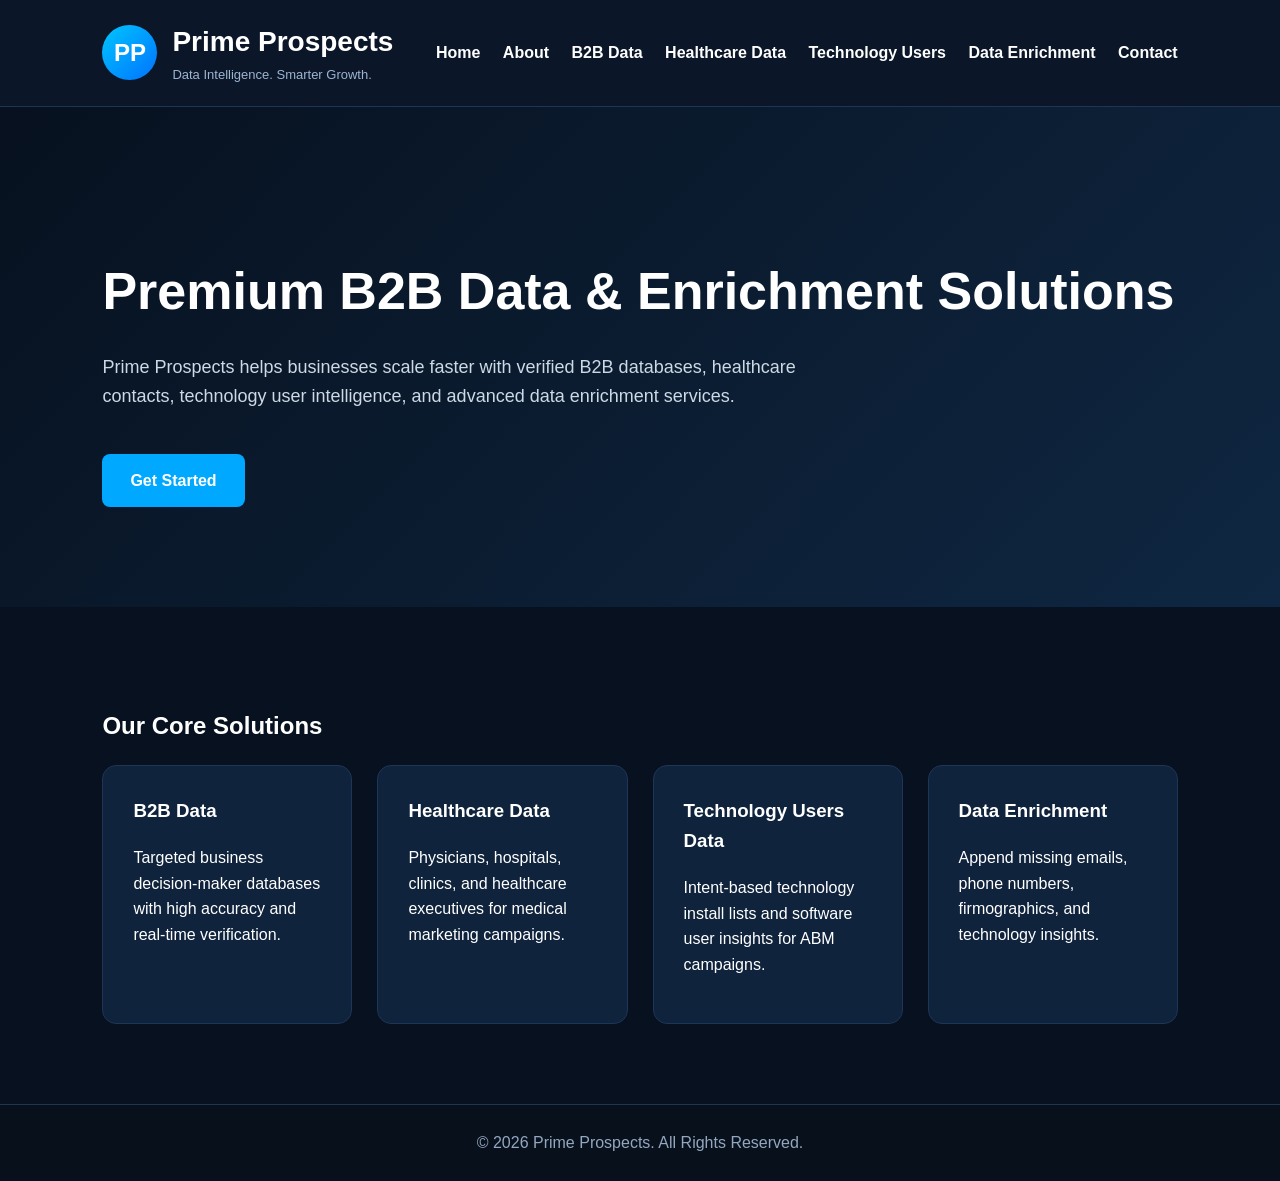
<file: index.html>
<!DOCTYPE html>
    <html lang="en">
    <head>
        <meta charset="UTF-8">
        <meta name="viewport" content="width=device-width, initial-scale=1.0">
        <title>Prime Prospects</title>
        <link rel="stylesheet" href="style.css">
    </head>
    <body>

<header>
    <div class="logo">
        <div class="logo-icon">PP</div>
        <div>
            <h1>Prime Prospects</h1>
            <p>Data Intelligence. Smarter Growth.</p>
        </div>
    </div>

<nav>
    <a href="index.html">Home</a>
    <a href="about.html">About</a>
    <a href="b2b-data.html">B2B Data</a>
    <a href="healthcare-data.html">Healthcare Data</a>
    <a href="technology-users.html">Technology Users</a>
    <a href="data-enrichment.html">Data Enrichment</a>
    <a href="contact.html">Contact</a>
</nav>

</header>


    <section class="hero">
        <h2>Premium B2B Data & Enrichment Solutions</h2>
        <p>Prime Prospects helps businesses scale faster with verified B2B databases, healthcare contacts, technology user intelligence, and advanced data enrichment services.</p>
        <a class="btn" href="contact.html">Get Started</a>
    </section>

    <section class="section">
        <h2>Our Core Solutions</h2>
        <div class="cards">
            <div class="card">
                <h3>B2B Data</h3>
                <p>Targeted business decision-maker databases with high accuracy and real-time verification.</p>
            </div>
            <div class="card">
                <h3>Healthcare Data</h3>
                <p>Physicians, hospitals, clinics, and healthcare executives for medical marketing campaigns.</p>
            </div>
            <div class="card">
                <h3>Technology Users Data</h3>
                <p>Intent-based technology install lists and software user insights for ABM campaigns.</p>
            </div>
            <div class="card">
                <h3>Data Enrichment</h3>
                <p>Append missing emails, phone numbers, firmographics, and technology insights.</p>
            </div>
        </div>
    </section>


<footer>
    © 2026 Prime Prospects. All Rights Reserved.
</footer>

    </body>
    </html>
</file>
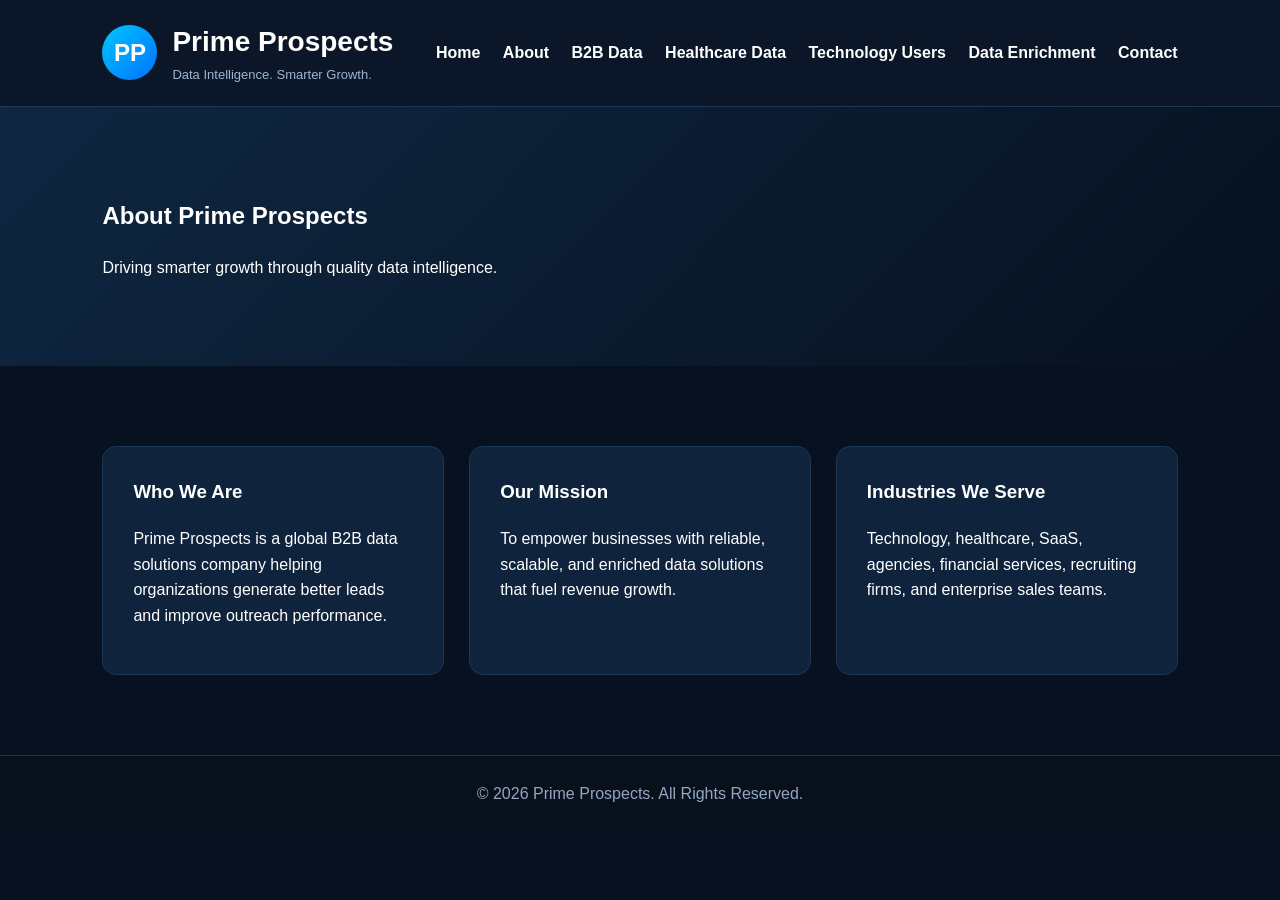
<file: about.html>
<!DOCTYPE html>
    <html lang="en">
    <head>
        <meta charset="UTF-8">
        <meta name="viewport" content="width=device-width, initial-scale=1.0">
        <title>Prime Prospects</title>
        <link rel="stylesheet" href="style.css">
    </head>
    <body>

<header>
    <div class="logo">
        <div class="logo-icon">PP</div>
        <div>
            <h1>Prime Prospects</h1>
            <p>Data Intelligence. Smarter Growth.</p>
        </div>
    </div>

<nav>
    <a href="index.html">Home</a>
    <a href="about.html">About</a>
    <a href="b2b-data.html">B2B Data</a>
    <a href="healthcare-data.html">Healthcare Data</a>
    <a href="technology-users.html">Technology Users</a>
    <a href="data-enrichment.html">Data Enrichment</a>
    <a href="contact.html">Contact</a>
</nav>

</header>


    <section class="page-banner">
        <h2>About Prime Prospects</h2>
        <p>Driving smarter growth through quality data intelligence.</p>
    </section>

    <section class="section">
        <div class="cards">
            <div class="card">
                <h3>Who We Are</h3>
                <p>Prime Prospects is a global B2B data solutions company helping organizations generate better leads and improve outreach performance.</p>
            </div>
            <div class="card">
                <h3>Our Mission</h3>
                <p>To empower businesses with reliable, scalable, and enriched data solutions that fuel revenue growth.</p>
            </div>
            <div class="card">
                <h3>Industries We Serve</h3>
                <p>Technology, healthcare, SaaS, agencies, financial services, recruiting firms, and enterprise sales teams.</p>
            </div>
        </div>
    </section>


<footer>
    © 2026 Prime Prospects. All Rights Reserved.
</footer>

    </body>
    </html>
</file>
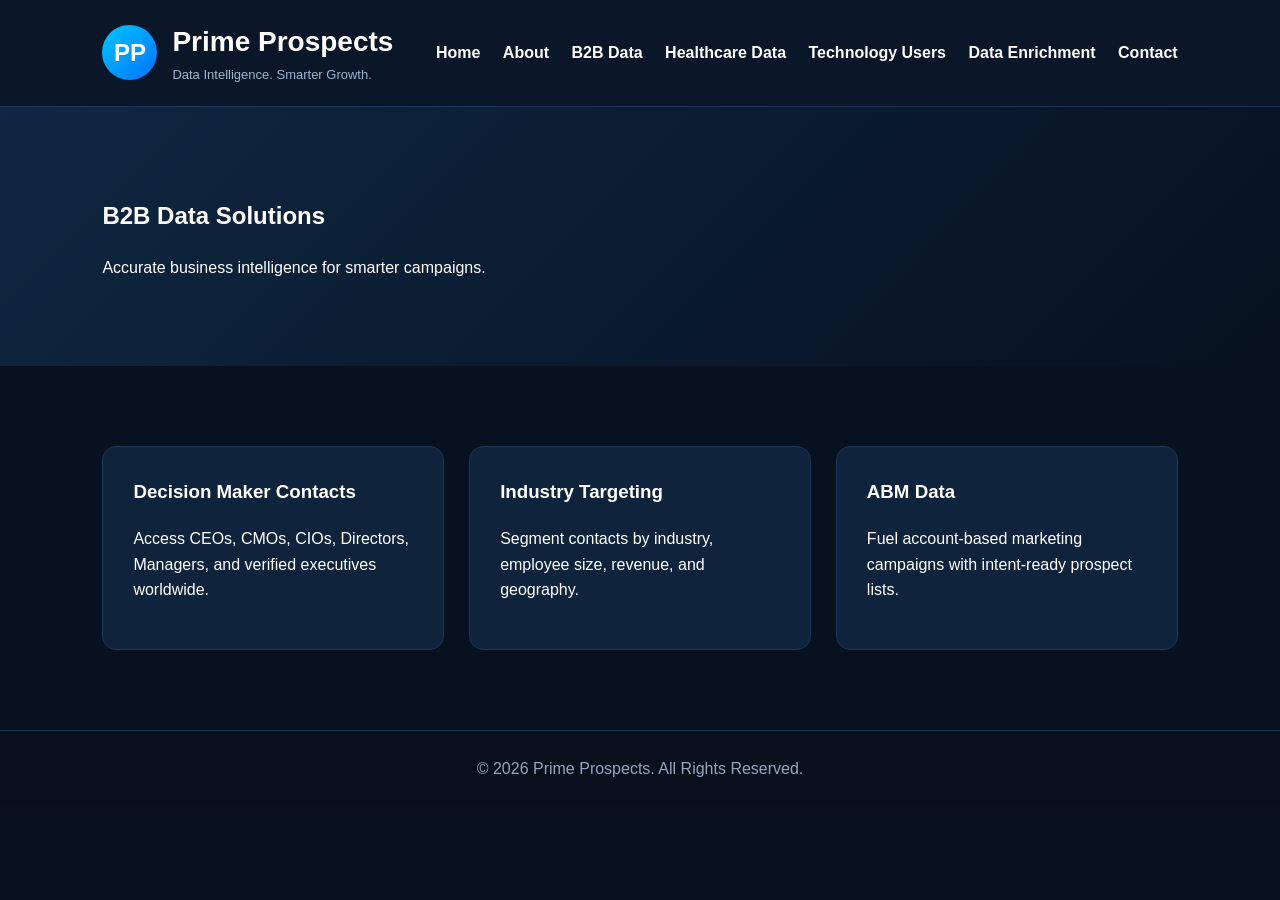
<file: b2b-data.html>
<!DOCTYPE html>
    <html lang="en">
    <head>
        <meta charset="UTF-8">
        <meta name="viewport" content="width=device-width, initial-scale=1.0">
        <title>Prime Prospects</title>
        <link rel="stylesheet" href="style.css">
    </head>
    <body>

<header>
    <div class="logo">
        <div class="logo-icon">PP</div>
        <div>
            <h1>Prime Prospects</h1>
            <p>Data Intelligence. Smarter Growth.</p>
        </div>
    </div>

<nav>
    <a href="index.html">Home</a>
    <a href="about.html">About</a>
    <a href="b2b-data.html">B2B Data</a>
    <a href="healthcare-data.html">Healthcare Data</a>
    <a href="technology-users.html">Technology Users</a>
    <a href="data-enrichment.html">Data Enrichment</a>
    <a href="contact.html">Contact</a>
</nav>

</header>


    <section class="page-banner">
        <h2>B2B Data Solutions</h2>
        <p>Accurate business intelligence for smarter campaigns.</p>
    </section>

    <section class="section">
        <div class="cards">
            <div class="card">
                <h3>Decision Maker Contacts</h3>
                <p>Access CEOs, CMOs, CIOs, Directors, Managers, and verified executives worldwide.</p>
            </div>
            <div class="card">
                <h3>Industry Targeting</h3>
                <p>Segment contacts by industry, employee size, revenue, and geography.</p>
            </div>
            <div class="card">
                <h3>ABM Data</h3>
                <p>Fuel account-based marketing campaigns with intent-ready prospect lists.</p>
            </div>
        </div>
    </section>


<footer>
    © 2026 Prime Prospects. All Rights Reserved.
</footer>

    </body>
    </html>
</file>
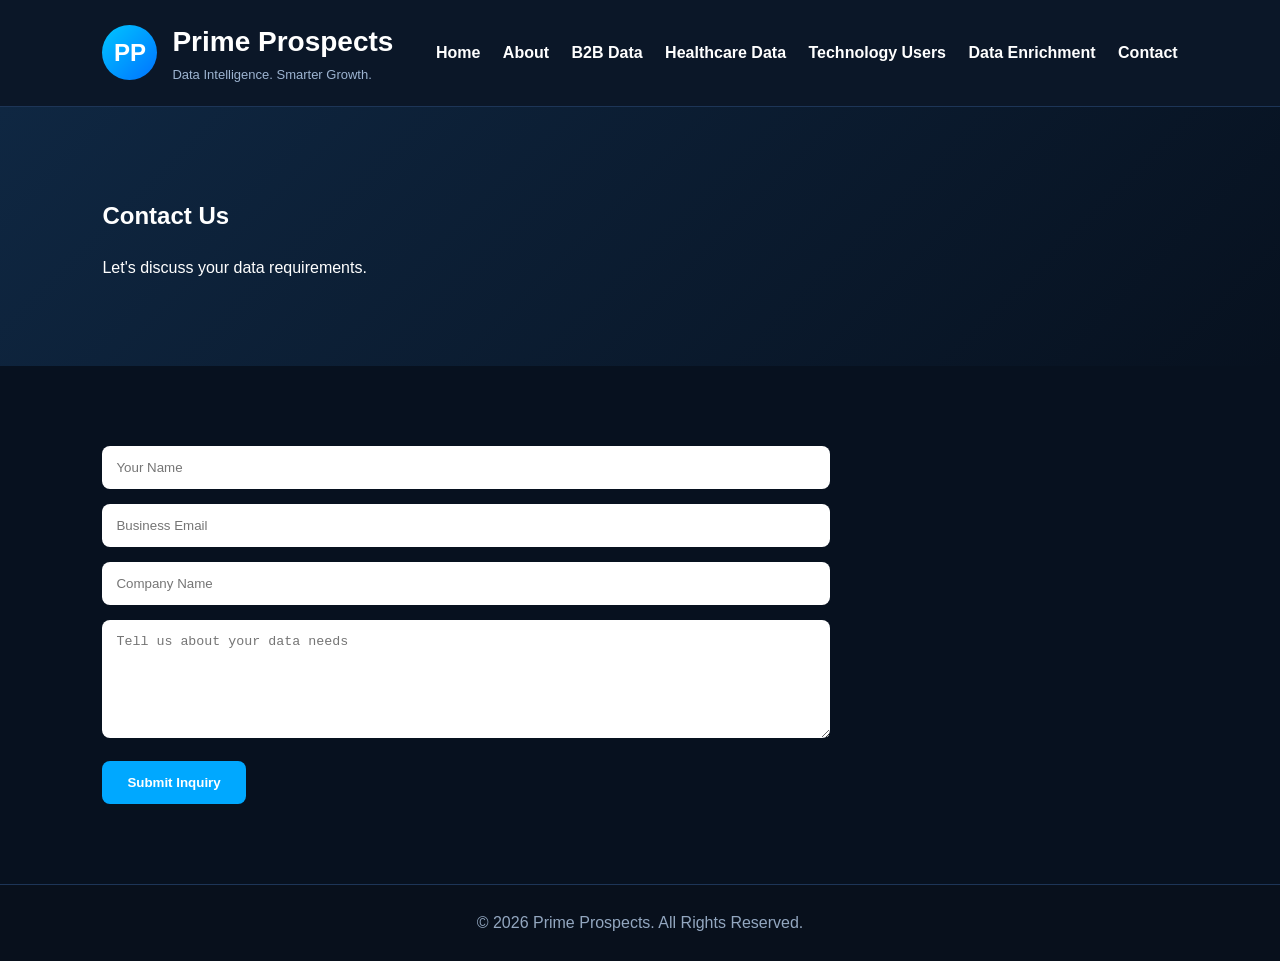
<file: contact.html>
<!DOCTYPE html>
    <html lang="en">
    <head>
        <meta charset="UTF-8">
        <meta name="viewport" content="width=device-width, initial-scale=1.0">
        <title>Prime Prospects</title>
        <link rel="stylesheet" href="style.css">
    </head>
    <body>

<header>
    <div class="logo">
        <div class="logo-icon">PP</div>
        <div>
            <h1>Prime Prospects</h1>
            <p>Data Intelligence. Smarter Growth.</p>
        </div>
    </div>

<nav>
    <a href="index.html">Home</a>
    <a href="about.html">About</a>
    <a href="b2b-data.html">B2B Data</a>
    <a href="healthcare-data.html">Healthcare Data</a>
    <a href="technology-users.html">Technology Users</a>
    <a href="data-enrichment.html">Data Enrichment</a>
    <a href="contact.html">Contact</a>
</nav>

</header>


    <section class="page-banner">
        <h2>Contact Us</h2>
        <p>Let's discuss your data requirements.</p>
    </section>

    <section class="section">
        <div class="contact-form">
            <form>
                <input type="text" placeholder="Your Name">
                <input type="email" placeholder="Business Email">
                <input type="text" placeholder="Company Name">
                <textarea rows="6" placeholder="Tell us about your data needs"></textarea>
                <button type="submit">Submit Inquiry</button>
            </form>
        </div>
    </section>


<footer>
    © 2026 Prime Prospects. All Rights Reserved.
</footer>

    </body>
    </html>
</file>
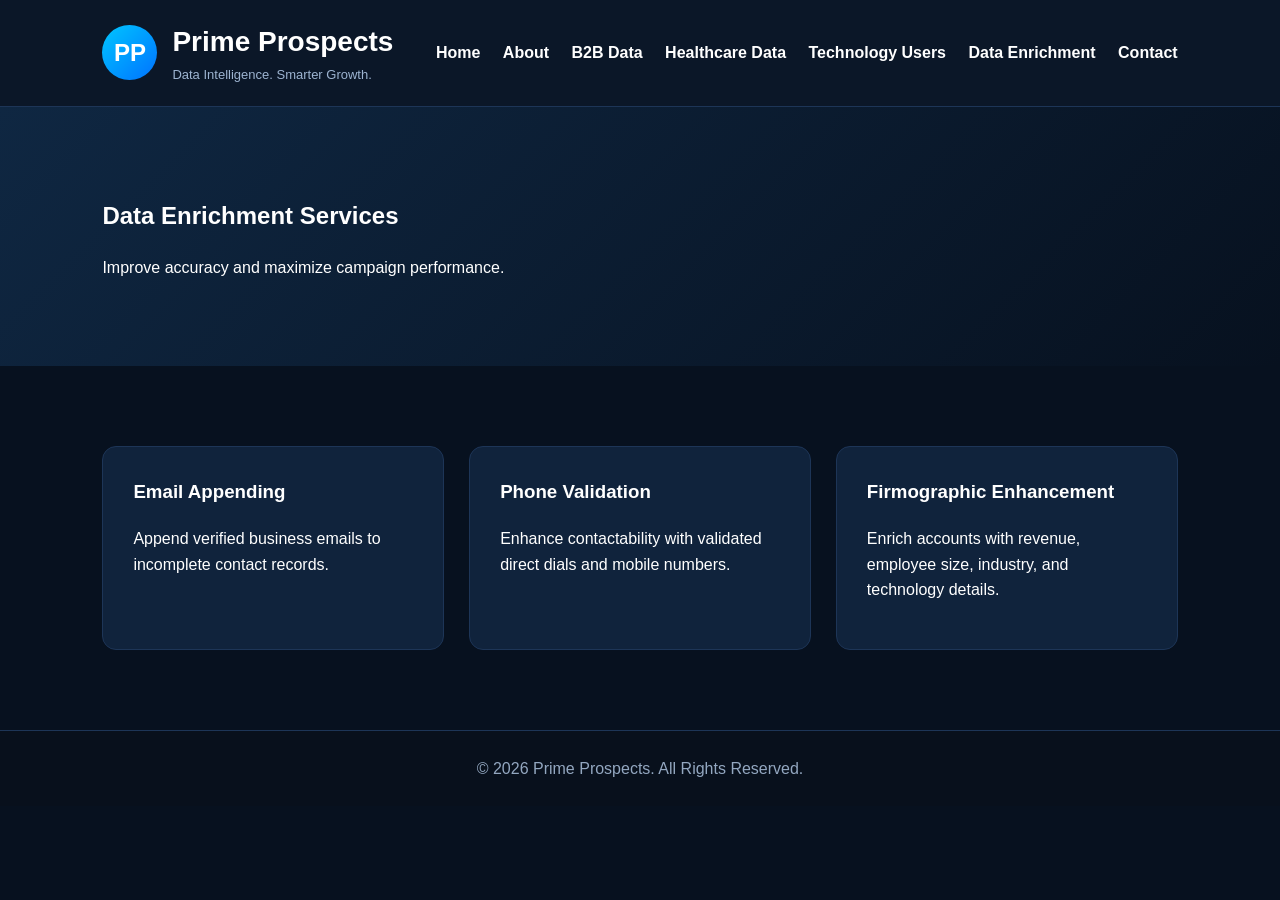
<file: data-enrichment.html>
<!DOCTYPE html>
    <html lang="en">
    <head>
        <meta charset="UTF-8">
        <meta name="viewport" content="width=device-width, initial-scale=1.0">
        <title>Prime Prospects</title>
        <link rel="stylesheet" href="style.css">
    </head>
    <body>

<header>
    <div class="logo">
        <div class="logo-icon">PP</div>
        <div>
            <h1>Prime Prospects</h1>
            <p>Data Intelligence. Smarter Growth.</p>
        </div>
    </div>

<nav>
    <a href="index.html">Home</a>
    <a href="about.html">About</a>
    <a href="b2b-data.html">B2B Data</a>
    <a href="healthcare-data.html">Healthcare Data</a>
    <a href="technology-users.html">Technology Users</a>
    <a href="data-enrichment.html">Data Enrichment</a>
    <a href="contact.html">Contact</a>
</nav>

</header>


    <section class="page-banner">
        <h2>Data Enrichment Services</h2>
        <p>Improve accuracy and maximize campaign performance.</p>
    </section>

    <section class="section">
        <div class="cards">
            <div class="card">
                <h3>Email Appending</h3>
                <p>Append verified business emails to incomplete contact records.</p>
            </div>
            <div class="card">
                <h3>Phone Validation</h3>
                <p>Enhance contactability with validated direct dials and mobile numbers.</p>
            </div>
            <div class="card">
                <h3>Firmographic Enhancement</h3>
                <p>Enrich accounts with revenue, employee size, industry, and technology details.</p>
            </div>
        </div>
    </section>


<footer>
    © 2026 Prime Prospects. All Rights Reserved.
</footer>

    </body>
    </html>
</file>
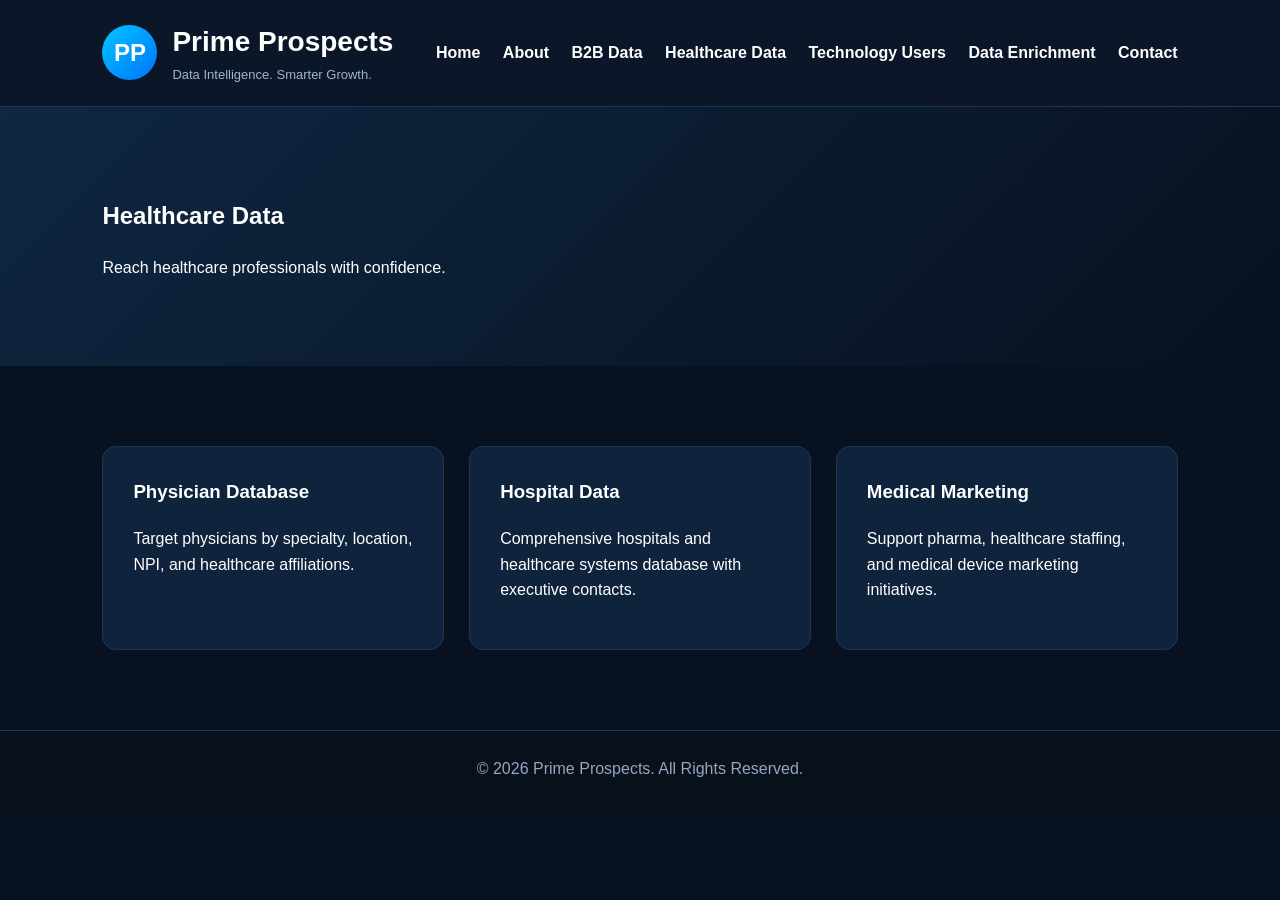
<file: healthcare-data.html>
<!DOCTYPE html>
    <html lang="en">
    <head>
        <meta charset="UTF-8">
        <meta name="viewport" content="width=device-width, initial-scale=1.0">
        <title>Prime Prospects</title>
        <link rel="stylesheet" href="style.css">
    </head>
    <body>

<header>
    <div class="logo">
        <div class="logo-icon">PP</div>
        <div>
            <h1>Prime Prospects</h1>
            <p>Data Intelligence. Smarter Growth.</p>
        </div>
    </div>

<nav>
    <a href="index.html">Home</a>
    <a href="about.html">About</a>
    <a href="b2b-data.html">B2B Data</a>
    <a href="healthcare-data.html">Healthcare Data</a>
    <a href="technology-users.html">Technology Users</a>
    <a href="data-enrichment.html">Data Enrichment</a>
    <a href="contact.html">Contact</a>
</nav>

</header>


    <section class="page-banner">
        <h2>Healthcare Data</h2>
        <p>Reach healthcare professionals with confidence.</p>
    </section>

    <section class="section">
        <div class="cards">
            <div class="card">
                <h3>Physician Database</h3>
                <p>Target physicians by specialty, location, NPI, and healthcare affiliations.</p>
            </div>
            <div class="card">
                <h3>Hospital Data</h3>
                <p>Comprehensive hospitals and healthcare systems database with executive contacts.</p>
            </div>
            <div class="card">
                <h3>Medical Marketing</h3>
                <p>Support pharma, healthcare staffing, and medical device marketing initiatives.</p>
            </div>
        </div>
    </section>


<footer>
    © 2026 Prime Prospects. All Rights Reserved.
</footer>

    </body>
    </html>
</file>
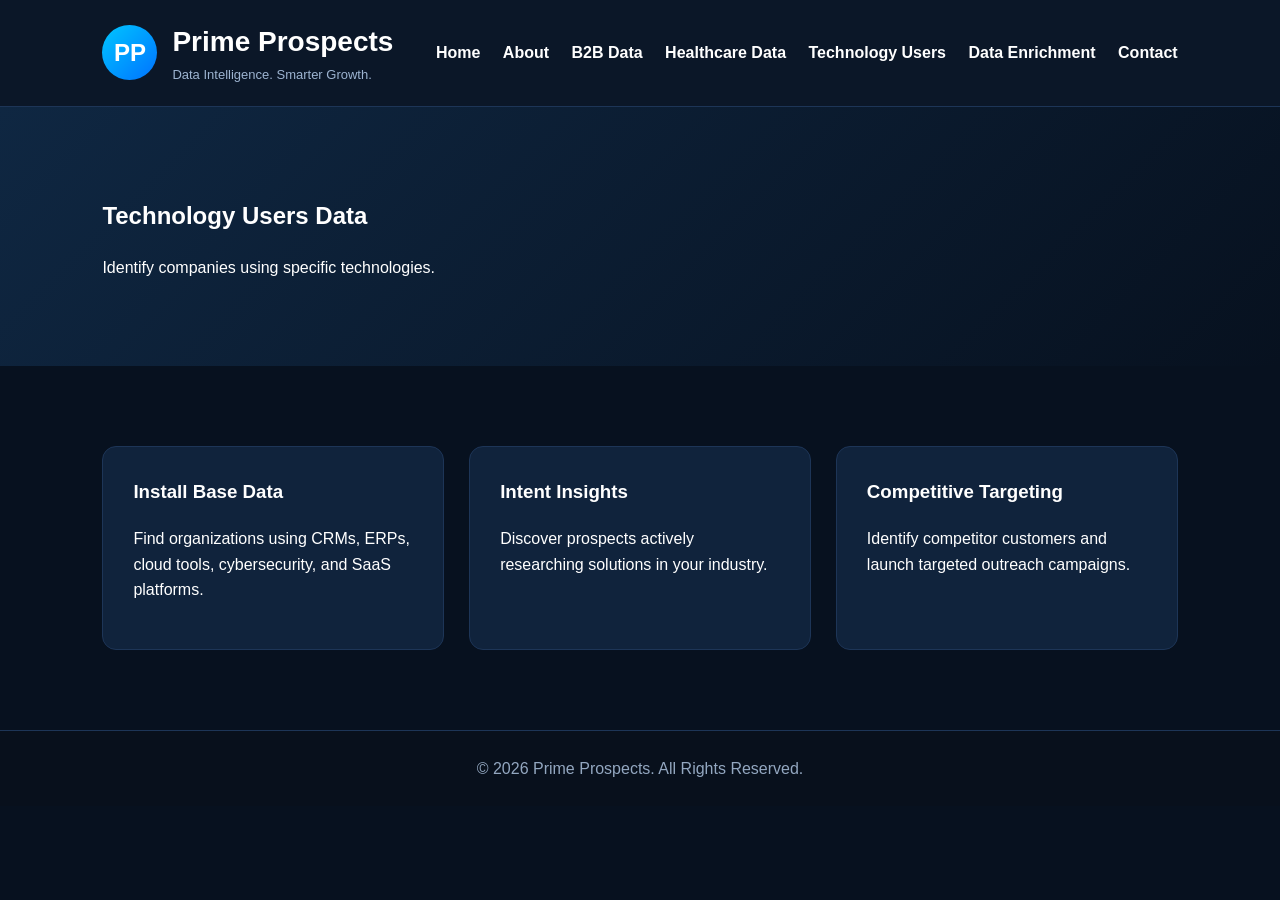
<file: technology-users.html>
<!DOCTYPE html>
    <html lang="en">
    <head>
        <meta charset="UTF-8">
        <meta name="viewport" content="width=device-width, initial-scale=1.0">
        <title>Prime Prospects</title>
        <link rel="stylesheet" href="style.css">
    </head>
    <body>

<header>
    <div class="logo">
        <div class="logo-icon">PP</div>
        <div>
            <h1>Prime Prospects</h1>
            <p>Data Intelligence. Smarter Growth.</p>
        </div>
    </div>

<nav>
    <a href="index.html">Home</a>
    <a href="about.html">About</a>
    <a href="b2b-data.html">B2B Data</a>
    <a href="healthcare-data.html">Healthcare Data</a>
    <a href="technology-users.html">Technology Users</a>
    <a href="data-enrichment.html">Data Enrichment</a>
    <a href="contact.html">Contact</a>
</nav>

</header>


    <section class="page-banner">
        <h2>Technology Users Data</h2>
        <p>Identify companies using specific technologies.</p>
    </section>

    <section class="section">
        <div class="cards">
            <div class="card">
                <h3>Install Base Data</h3>
                <p>Find organizations using CRMs, ERPs, cloud tools, cybersecurity, and SaaS platforms.</p>
            </div>
            <div class="card">
                <h3>Intent Insights</h3>
                <p>Discover prospects actively researching solutions in your industry.</p>
            </div>
            <div class="card">
                <h3>Competitive Targeting</h3>
                <p>Identify competitor customers and launch targeted outreach campaigns.</p>
            </div>
        </div>
    </section>


<footer>
    © 2026 Prime Prospects. All Rights Reserved.
</footer>

    </body>
    </html>
</file>
<file: style.css>
body{
    margin:0;
    font-family:Arial,sans-serif;
    background:#07111f;
    color:#fff;
    line-height:1.6;
}
header{
    background:#0b1728;
    padding:20px 8%;
    display:flex;
    justify-content:space-between;
    align-items:center;
    border-bottom:1px solid #1d3557;
}
.logo{
    display:flex;
    align-items:center;
    gap:15px;
}
.logo-icon{
    width:55px;
    height:55px;
    border-radius:50%;
    background:linear-gradient(135deg,#00c6ff,#0072ff);
    display:flex;
    align-items:center;
    justify-content:center;
    font-size:24px;
    font-weight:bold;
}
.logo h1{
    margin:0;
    font-size:28px;
}
.logo p{
    margin:0;
    color:#9db4d1;
    font-size:13px;
}
nav a{
    color:#fff;
    text-decoration:none;
    margin-left:18px;
    font-weight:bold;
}
.hero{
    padding:100px 8%;
    background:linear-gradient(135deg,#07111f,#0f2742);
}
.hero h2{
    font-size:52px;
    margin-bottom:20px;
}
.hero p{
    max-width:700px;
    color:#cdd9e5;
    font-size:18px;
}
.btn{
    display:inline-block;
    background:#00a8ff;
    color:#fff;
    padding:14px 28px;
    border-radius:8px;
    text-decoration:none;
    margin-top:25px;
    font-weight:bold;
}
.section{
    padding:80px 8%;
}
.cards{
    display:grid;
    grid-template-columns:repeat(auto-fit,minmax(250px,1fr));
    gap:25px;
}
.card{
    background:#10233c;
    padding:30px;
    border-radius:14px;
    border:1px solid #1d3557;
}
.card h3{
    margin-top:0;
}
footer{
    background:#08101c;
    text-align:center;
    padding:25px;
    color:#93a7c0;
    border-top:1px solid #1d3557;
}
.page-banner{
    padding:70px 8%;
    background:linear-gradient(135deg,#0f2742,#07111f);
}
.contact-form{
    max-width:700px;
}
input, textarea{
    width:100%;
    padding:14px;
    margin-bottom:15px;
    border:none;
    border-radius:8px;
}
button{
    padding:14px 25px;
    border:none;
    background:#00a8ff;
    color:white;
    border-radius:8px;
    font-weight:bold;
}
</file>
